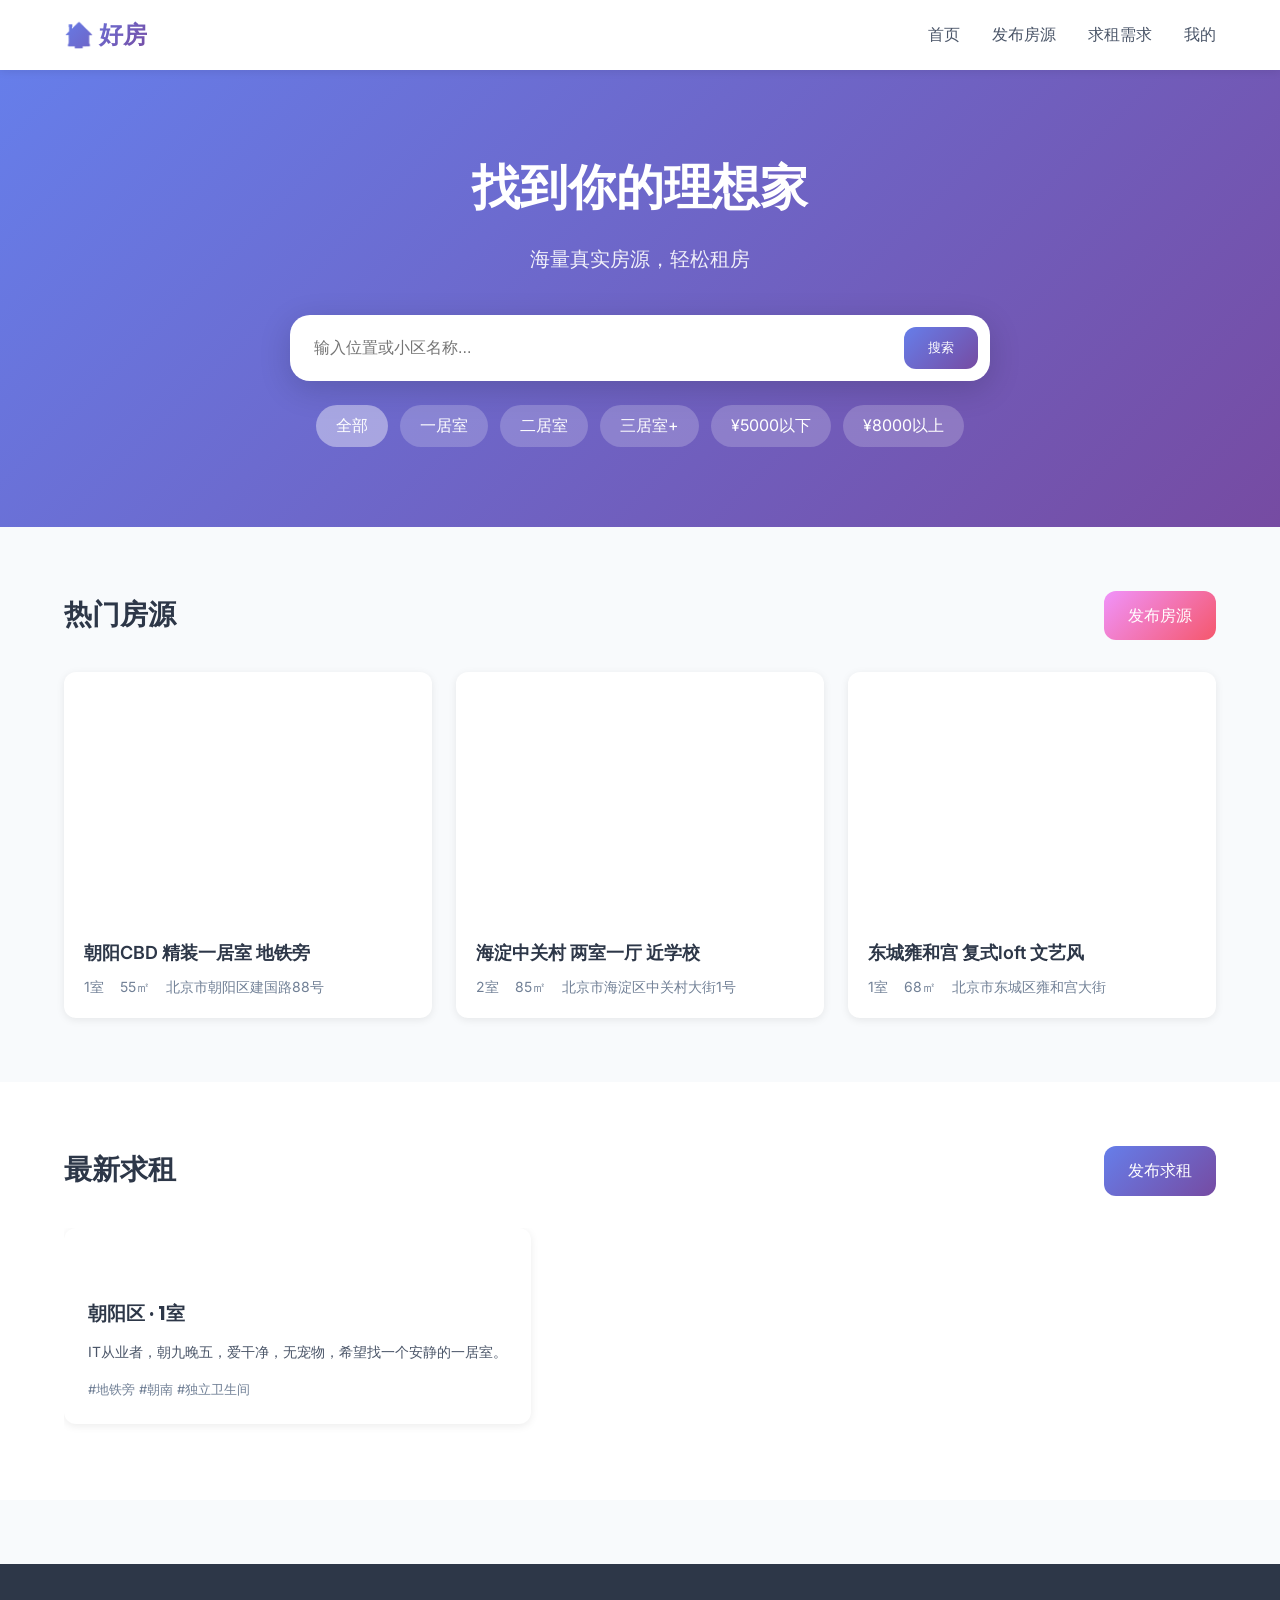
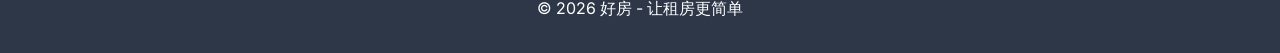
<file: index.html>
<!DOCTYPE html>
<html lang="zh-CN">
<head>
  <meta charset="UTF-8">
  <meta name="viewport" content="width=device-width, initial-scale=1.0">
  <title>好房 - 找到你的理想家</title>
  <link rel="stylesheet" href="css/style.css">
  <style>
    .hero {
      background: var(--gradient-primary);
      padding: 80px 0;
      color: white;
    }
    .hero-content {
      text-align: center;
    }
    .hero h1 {
      font-size: 48px;
      margin-bottom: 16px;
    }
    .hero p {
      font-size: 20px;
      opacity: 0.9;
      margin-bottom: 40px;
    }
    .search-box {
      display: flex;
      gap: 12px;
      max-width: 700px;
      margin: 0 auto;
      background: white;
      padding: 12px;
      border-radius: var(--radius-lg);
      box-shadow: var(--shadow-lg);
    }
    .search-input {
      flex: 1;
      border: none;
      outline: none;
      font-size: 16px;
      padding: 0 12px;
    }
    .filter-tags {
      display: flex;
      gap: 12px;
      justify-content: center;
      margin-top: 24px;
      flex-wrap: wrap;
    }
    .filter-tag {
      padding: 8px 20px;
      background: rgba(255,255,255,0.2);
      border-radius: 100px;
      cursor: pointer;
      transition: background 0.2s;
    }
    .filter-tag:hover, .filter-tag.active {
      background: rgba(255,255,255,0.4);
    }
    .section {
      padding: 64px 0;
    }
    .section-header {
      display: flex;
      justify-content: space-between;
      align-items: center;
      margin-bottom: 32px;
    }
    .section-title {
      font-size: 28px;
    }
    .properties-grid {
      display: grid;
      grid-template-columns: repeat(3, 1fr);
      gap: 24px;
    }
    .property-card {
      overflow: hidden;
    }
    .property-image {
      height: 200px;
      background-size: cover;
      background-position: center;
    }
    .property-info {
      padding: 20px;
    }
    .property-price {
      font-size: 24px;
      font-weight: 700;
      background: var(--gradient-secondary);
      -webkit-background-clip: text;
      -webkit-text-fill-color: transparent;
      background: text;
      margin-bottom: 8px;
    }
    .property-title {
      font-size: 18px;
      font-weight: 600;
      margin-bottom: 8px;
    }
    .property-meta {
      display: flex;
      gap: 16px;
      color: var(--text-muted);
      font-size: 14px;
    }
    .requests-scroll {
      display: flex;
      gap: 20px;
      overflow-x: auto;
      padding-bottom: 12px;
    }
    .request-card {
      min-width: 320px;
      padding: 24px;
    }
    .request-budget {
      font-size: 22px;
      font-weight: 700;
      background: var(--gradient-primary);
      -webkit-background-clip: text;
      -webkit-text-fill-color: transparent;
      background: text;
      margin-bottom: 12px;
    }
    @media (max-width: 968px) {
      .properties-grid { grid-template-columns: repeat(2, 1fr); }
    }
    @media (max-width: 640px) {
      .hero h1 { font-size: 32px; }
      .properties-grid { grid-template-columns: 1fr; }
      .search-box { flex-direction: column; }
    }
  </style>
</head>
<body>
  <section class="hero">
    <div class="container">
      <div class="hero-content">
        <h1>找到你的理想家</h1>
        <p>海量真实房源，轻松租房</p>
        <div class="search-box">
          <input type="text" class="search-input" id="searchInput" placeholder="输入位置或小区名称...">
          <button class="btn btn-primary" id="searchBtn">搜索</button>
        </div>
        <div class="filter-tags">
          <span class="filter-tag active" data-filter="all">全部</span>
          <span class="filter-tag" data-filter="1">一居室</span>
          <span class="filter-tag" data-filter="2">二居室</span>
          <span class="filter-tag" data-filter="3">三居室+</span>
          <span class="filter-tag" data-filter="low">¥5000以下</span>
          <span class="filter-tag" data-filter="high">¥8000以上</span>
        </div>
      </div>
    </div>
  </section>

  <section class="section">
    <div class="container">
      <div class="section-header">
        <h2 class="section-title">热门房源</h2>
        <a href="publish.html" class="btn btn-secondary">发布房源</a>
      </div>
      <div class="properties-grid" id="propertiesGrid">
      </div>
    </div>
  </section>

  <section class="section" style="background: #fff;">
    <div class="container">
      <div class="section-header">
        <h2 class="section-title">最新求租</h2>
        <a href="request.html" class="btn btn-primary">发布求租</a>
      </div>
      <div class="requests-scroll" id="requestsScroll">
      </div>
    </div>
  </section>

  <script src="js/utils.js"></script>
  <script src="js/storage.js"></script>
  <script src="js/data.js"></script>
  <script src="js/main.js"></script>
  <script>
    let currentFilter = 'all';

    function renderProperties(filter = 'all') {
      const properties = Storage.get('properties', []);
      let filtered = properties.filter(p => p.status === 'available');
      
      if (filter === '1') filtered = filtered.filter(p => p.rooms === 1);
      else if (filter === '2') filtered = filtered.filter(p => p.rooms === 2);
      else if (filter === '3') filtered = filtered.filter(p => p.rooms >= 3);
      else if (filter === 'low') filtered = filtered.filter(p => p.price < 5000);
      else if (filter === 'high') filtered = filtered.filter(p => p.price > 8000);
      
      const grid = document.getElementById('propertiesGrid');
      grid.innerHTML = filtered.map(p => `
        <a href="detail.html?id=${p.id}" class="card property-card">
          <div class="property-image" style="background-image: url('${p.images[0]}')"></div>
          <div class="property-info">
            <div class="property-price">${formatPrice(p.price)}</div>
            <div class="property-title">${p.title}</div>
            <div class="property-meta">
              <span>${p.rooms}室</span>
              <span>${p.area}㎡</span>
              <span>${p.location}</span>
            </div>
          </div>
        </a>
      `).join('');
    }

    function renderRequests() {
      const requests = Storage.get('requests', []);
      const scroll = document.getElementById('requestsScroll');
      scroll.innerHTML = requests.map(r => `
        <div class="card request-card">
          <div class="request-budget">¥${r.budget.min} - ¥${r.budget.max}/月</div>
          <h3 style="margin-bottom: 12px;">${r.location} · ${r.rooms}室</h3>
          <p style="color: var(--text-secondary); font-size: 14px;">${r.description}</p>
          <div style="margin-top: 16px; color: var(--text-muted); font-size: 13px;">
            ${r.preferences.map(p => '#' + p).join(' ')}
          </div>
        </div>
      `).join('');
    }

    document.addEventListener('DOMContentLoaded', () => {
      renderProperties();
      renderRequests();
      
      document.querySelectorAll('.filter-tag').forEach(tag => {
        tag.addEventListener('click', () => {
          document.querySelectorAll('.filter-tag').forEach(t => t.classList.remove('active'));
          tag.classList.add('active');
          currentFilter = tag.dataset.filter;
          renderProperties(currentFilter);
        });
      });
      
      document.getElementById('searchBtn').addEventListener('click', () => {
        const keyword = document.getElementById('searchInput').value.toLowerCase();
        const properties = Storage.get('properties', []);
        const filtered = properties.filter(p => 
          p.status === 'available' && 
          (p.title.toLowerCase().includes(keyword) || p.location.toLowerCase().includes(keyword))
        );
        const grid = document.getElementById('propertiesGrid');
        grid.innerHTML = filtered.map(p => `
          <a href="detail.html?id=${p.id}" class="card property-card">
            <div class="property-image" style="background-image: url('${p.images[0]}')"></div>
            <div class="property-info">
              <div class="property-price">${formatPrice(p.price)}</div>
              <div class="property-title">${p.title}</div>
              <div class="property-meta">
                <span>${p.rooms}室</span>
                <span>${p.area}㎡</span>
                <span>${p.location}</span>
              </div>
            </div>
          </a>
        `).join('');
      });
    });
  </script>
</body>
</html>
</file>
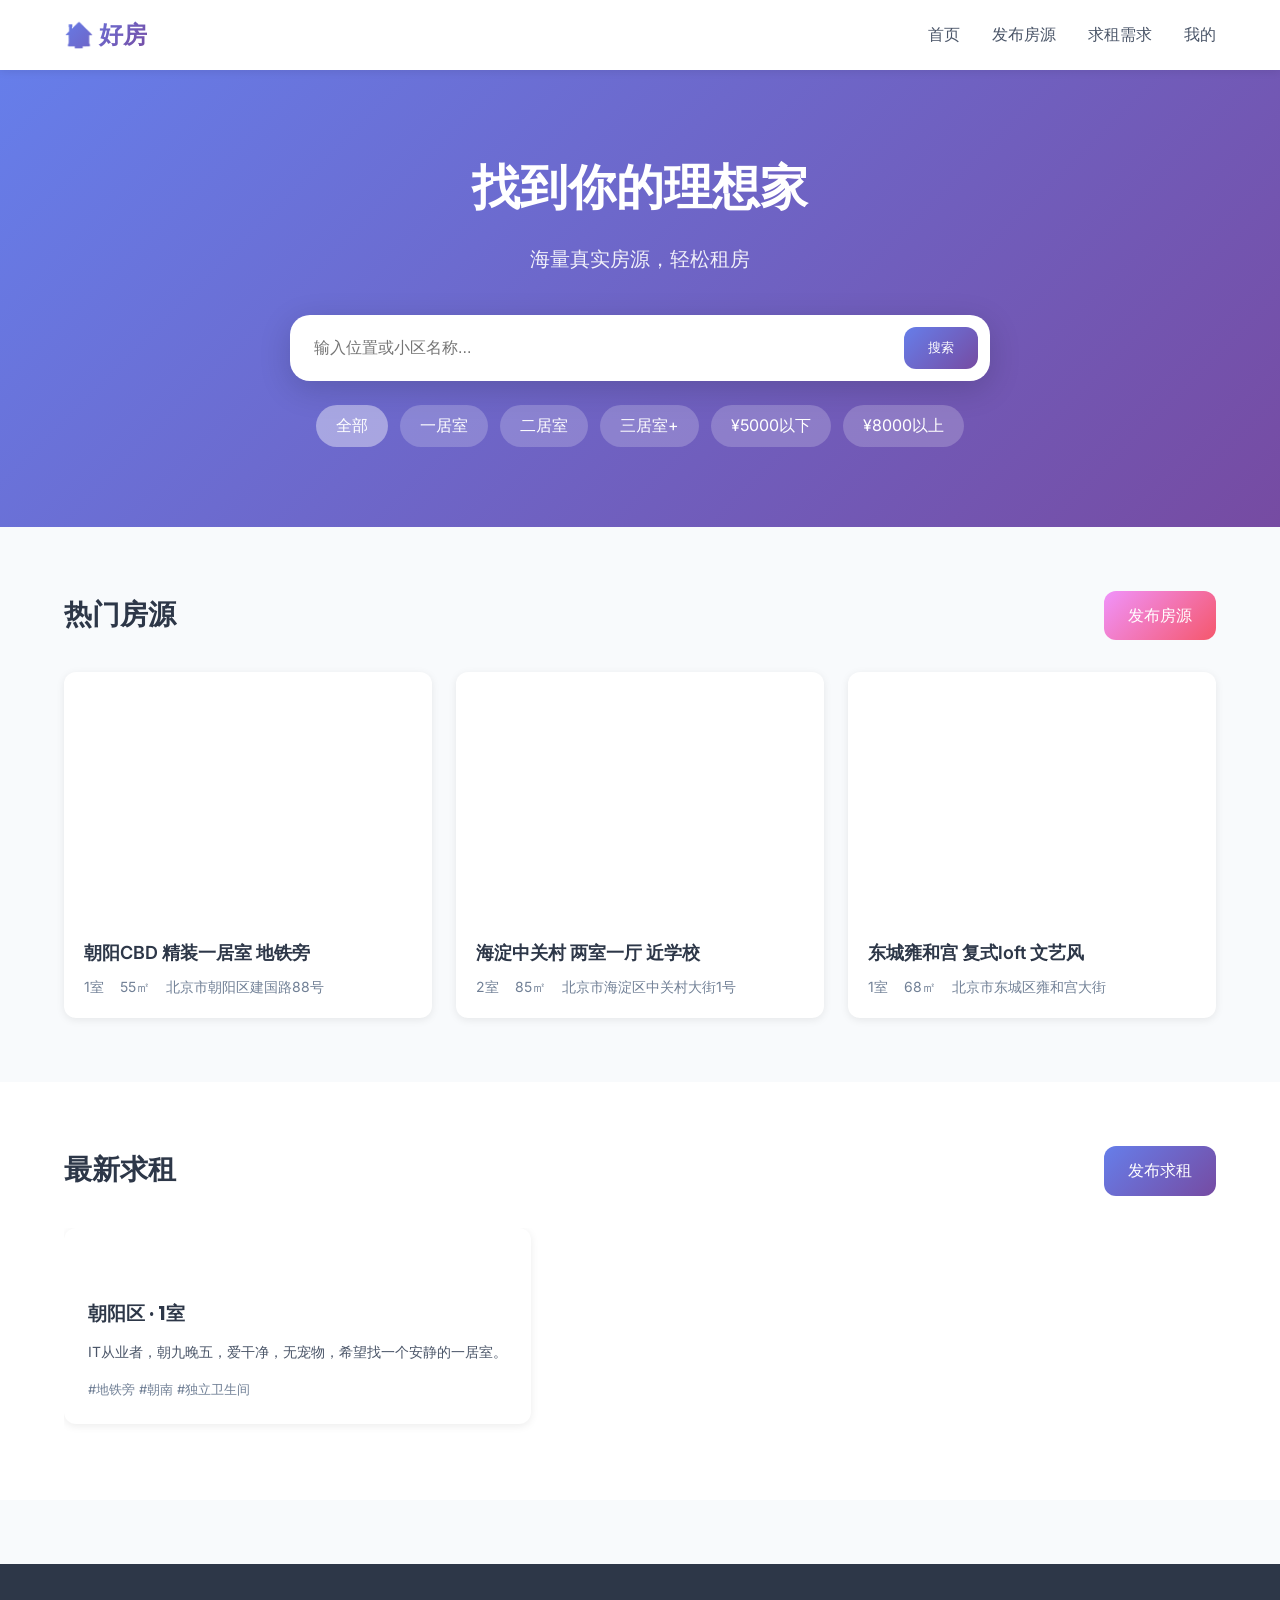
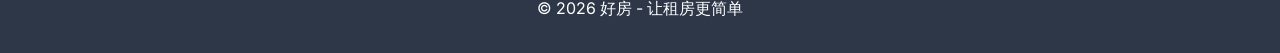
<file: detail.html>
<!DOCTYPE html>
<html lang="zh-CN">
<head>
  <meta charset="UTF-8">
  <meta name="viewport" content="width=device-width, initial-scale=1.0">
  <title>房源详情 - 好房</title>
  <link rel="stylesheet" href="css/style.css">
  <style>
    .back-btn {
      display: inline-flex;
      align-items: center;
      gap: 8px;
      color: var(--text-secondary);
      margin: 24px 0;
    }
    .carousel {
      position: relative;
      height: 500px;
      overflow: hidden;
      border-radius: var(--radius-lg);
      margin-bottom: 32px;
    }
    .carousel-images {
      display: flex;
      height: 100%;
      transition: transform 0.5s;
    }
    .carousel-image {
      min-width: 100%;
      height: 100%;
      background-size: cover;
      background-position: center;
    }
    .carousel-btn {
      position: absolute;
      top: 50%;
      transform: translateY(-50%);
      width: 48px;
      height: 48px;
      border-radius: 50%;
      background: rgba(255,255,255,0.9);
      border: none;
      cursor: pointer;
      font-size: 24px;
    }
    .carousel-btn.prev { left: 16px; }
    .carousel-btn.next { right: 16px; }
    .detail-content {
      display: grid;
      grid-template-columns: 2fr 1fr;
      gap: 32px;
    }
    .detail-main h1 {
      font-size: 32px;
      margin-bottom: 16px;
    }
    .detail-price {
      font-size: 36px;
      font-weight: 700;
      background: var(--gradient-secondary);
      -webkit-background-clip: text;
      -webkit-text-fill-color: transparent;
      background-clip: text;
      margin-bottom: 24px;
    }
    .detail-meta {
      display: flex;
      gap: 32px;
      padding: 24px;
      background: #f8fafc;
      border-radius: var(--radius-md);
      margin-bottom: 32px;
    }
    .meta-item { text-align: center; }
    .meta-value { font-size: 24px; font-weight: 700; }
    .meta-label { color: var(--text-muted); font-size: 14px; }
    .detail-section { margin-bottom: 32px; }
    .detail-section h3 { margin-bottom: 16px; }
    .facilities {
      display: flex;
      flex-wrap: wrap;
      gap: 12px;
    }
    .facility {
      padding: 8px 16px;
      background: #f1f5f9;
      border-radius: var(--radius-sm);
    }
    .contact-card {
      padding: 24px;
      position: sticky;
      top: 100px;
    }
    .contact-btn {
      width: 100%;
      margin-bottom: 12px;
    }
    .favorite-btn {
      width: 100%;
      background: white;
      border: 2px solid #e2e8f0;
    }
    .favorite-btn.favorited {
      border-color: #f5576c;
      color: #f5576c;
    }
    @media (max-width: 968px) {
      .detail-content { grid-template-columns: 1fr; }
      .carousel { height: 350px; }
    }
  </style>
</head>
<body>
  <div class="container">
    <a href="index.html" class="back-btn">← 返回列表</a>
  </div>
  
  <div class="container">
    <div class="carousel" id="carousel">
      <div class="carousel-images" id="carouselImages"></div>
      <button class="carousel-btn prev" id="prevBtn">←</button>
      <button class="carousel-btn next" id="nextBtn">→</button>
    </div>
  </div>

  <div class="container">
    <div class="detail-content">
      <div class="detail-main" id="detailMain"></div>
      <div class="detail-side">
        <div class="card contact-card" id="contactCard"></div>
      </div>
    </div>
  </div>

  <script src="js/utils.js"></script>
  <script src="js/storage.js"></script>
  <script src="js/data.js"></script>
  <script src="js/main.js"></script>
  <script>
    let currentSlide = 0;
    let property = null;

    function getPropertyById(id) {
      const properties = Storage.get('properties', []);
      return properties.find(p => p.id === id);
    }

    function renderCarousel(images) {
      const container = document.getElementById('carouselImages');
      container.innerHTML = images.map(img => `
        <div class="carousel-image" style="background-image: url('${img}')"></div>
      `).join('');
    }

    function goToSlide(index) {
      const container = document.getElementById('carouselImages');
      currentSlide = index;
      container.style.transform = `translateX(-${index * 100}%)`;
    }

    function renderDetail(p) {
      document.getElementById('detailMain').innerHTML = `
        <h1>${p.title}</h1>
        <div class="detail-price">${formatPrice(p.price)}</div>
        <div class="detail-meta">
          <div class="meta-item">
            <div class="meta-value">${p.rooms}室</div>
            <div class="meta-label">户型</div>
          </div>
          <div class="meta-item">
            <div class="meta-value">${p.area}㎡</div>
            <div class="meta-label">面积</div>
          </div>
          <div class="meta-item">
            <div class="meta-value">${p.status === 'available' ? '可租' : '已租'}</div>
            <div class="meta-label">状态</div>
          </div>
        </div>
        
        <div class="detail-section">
          <h3>位置</h3>
          <p>${p.location}</p>
        </div>
        
        <div class="detail-section">
          <h3>房源描述</h3>
          <p>${p.description}</p>
        </div>
        
        <div class="detail-section">
          <h3>配套设施</h3>
          <div class="facilities">
            ${p.facilities.map(f => `<span class="facility">${f}</span>`).join('')}
          </div>
        </div>
      `;
      
      const user = Storage.get('user', { favorites: [] });
      const isFavorited = user.favorites.includes(p.id);
      
      document.getElementById('contactCard').innerHTML = `
        <h3 style="margin-bottom: 20px;">联系房东</h3>
        <p style="margin-bottom: 8px;"><strong>${p.contact.name}</strong></p>
        <p style="color: var(--text-secondary); margin-bottom: 24px;">${p.contact.phone}</p>
        <button class="btn btn-primary contact-btn">📞 电话联系</button>
        <button class="btn favorite-btn ${isFavorited ? 'favorited' : ''}" id="favoriteBtn">
          ${isFavorited ? '❤️ 已收藏' : '🤍 收藏房源'}
        </button>
      `;
      
      document.getElementById('favoriteBtn').addEventListener('click', () => {
        const user = Storage.get('user', { favorites: [] });
        const idx = user.favorites.indexOf(p.id);
        if (idx > -1) user.favorites.splice(idx, 1);
        else user.favorites.push(p.id);
        Storage.set('user', user);
        renderDetail(p);
      });
    }

    document.addEventListener('DOMContentLoaded', () => {
      const params = new URLSearchParams(window.location.search);
      const id = params.get('id');
      property = getPropertyById(id);
      
      if (!property) {
        window.location.href = 'index.html';
        return;
      }
      
      renderCarousel(property.images);
      renderDetail(property);
      
      document.getElementById('prevBtn').addEventListener('click', () => {
        goToSlide(currentSlide > 0 ? currentSlide - 1 : property.images.length - 1);
      });
      document.getElementById('nextBtn').addEventListener('click', () => {
        goToSlide(currentSlide < property.images.length - 1 ? currentSlide + 1 : 0);
      });
    });
  </script>
</body>
</html>
</file>
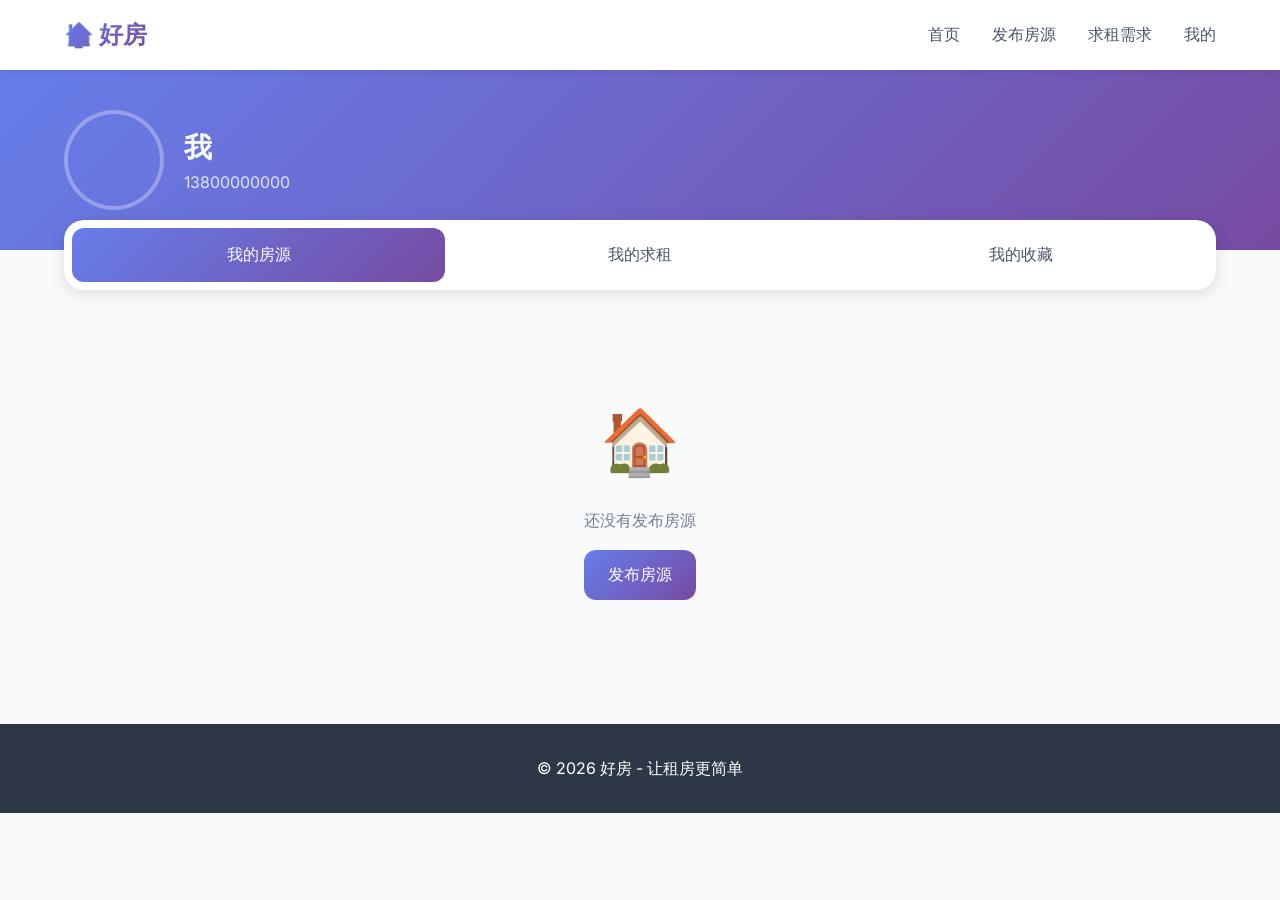
<file: profile.html>
<!DOCTYPE html>
<html lang="zh-CN">
<head>
  <meta charset="UTF-8">
  <meta name="viewport" content="width=device-width, initial-scale=1.0">
  <title>我的 - 好房</title>
  <link rel="stylesheet" href="css/style.css">
  <style>
    .profile-header {
      padding: 40px 0;
      background: var(--gradient-primary);
      color: white;
    }
    .profile-info {
      display: flex;
      align-items: center;
      gap: 20px;
    }
    .profile-avatar {
      width: 100px;
      height: 100px;
      border-radius: 50%;
      background-size: cover;
      background-position: center;
      border: 4px solid rgba(255,255,255,0.3);
    }
    .profile-name {
      font-size: 28px;
      font-weight: 700;
    }
    .tabs {
      display: flex;
      gap: 8px;
      background: white;
      padding: 8px;
      border-radius: var(--radius-lg);
      margin-top: -30px;
      box-shadow: var(--shadow-md);
    }
    .tab {
      flex: 1;
      padding: 14px;
      text-align: center;
      border-radius: var(--radius-md);
      cursor: pointer;
      font-weight: 500;
      color: var(--text-secondary);
    }
    .tab.active {
      background: var(--gradient-primary);
      color: white;
    }
    .tab-content { margin-top: 40px; }
    .list-item {
      display: flex;
      gap: 20px;
      padding: 20px;
      margin-bottom: 16px;
    }
    .item-image {
      width: 160px;
      height: 120px;
      background-size: cover;
      background-position: center;
      border-radius: var(--radius-md);
    }
    .item-content { flex: 1; }
    .item-title { font-size: 18px; font-weight: 600; margin-bottom: 8px; }
    .item-price { font-size: 22px; font-weight: 700; background: var(--gradient-secondary); -webkit-background-clip: text; -webkit-text-fill-color: transparent; }
    .item-actions { display: flex; gap: 8px; align-items: flex-start; }
    .btn-sm { padding: 8px 16px; font-size: 14px; }
    .empty-state {
      text-align: center;
      padding: 60px 0;
      color: var(--text-muted);
    }
    .empty-icon { font-size: 64px; margin-bottom: 16px; }
    .status-tag {
      display: inline-block;
      padding: 4px 12px;
      border-radius: 100px;
      font-size: 12px;
      margin-left: 12px;
    }
    .status-available { background: #dcfce7; color: #16a34a; }
    .status-rented { background: #fee2e2; color: #dc2626; }
    @media (max-width: 640px) {
      .list-item { flex-direction: column; }
      .item-image { width: 100%; height: 200px; }
    }
  </style>
</head>
<body>
  <div class="profile-header">
    <div class="container">
      <div class="profile-info" id="profileInfo"></div>
    </div>
  </div>

  <div class="container">
    <div class="tabs">
      <div class="tab active" data-tab="properties">我的房源</div>
      <div class="tab" data-tab="requests">我的求租</div>
      <div class="tab" data-tab="favorites">我的收藏</div>
    </div>

    <div class="tab-content" id="tabContent"></div>
  </div>

  <script src="js/utils.js"></script>
  <script src="js/storage.js"></script>
  <script src="js/data.js"></script>
  <script src="js/main.js"></script>
  <script>
    let currentTab = 'properties';
    const user = Storage.get('user');

    function renderProfile() {
      document.getElementById('profileInfo').innerHTML = `
        <div class="profile-avatar" style="background-image: url('${user.avatar}')"></div>
        <div>
          <div class="profile-name">${user.name}</div>
          <div style="opacity: 0.8;">${user.phone}</div>
        </div>
      `;
    }

    function renderMyProperties() {
      const properties = Storage.get('properties', []).filter(p => p.userId === user.id);
      const container = document.getElementById('tabContent');
      
      if (properties.length === 0) {
        container.innerHTML = `
          <div class="empty-state">
            <div class="empty-icon">🏠</div>
            <p>还没有发布房源</p>
            <a href="publish.html" class="btn btn-primary" style="margin-top: 16px;">发布房源</a>
          </div>
        `;
        return;
      }
      
      container.innerHTML = properties.map(p => `
        <div class="card list-item">
          <div class="item-image" style="background-image: url('${p.images[0]}')"></div>
          <div class="item-content">
            <div class="item-title">
              ${p.title}
              <span class="status-tag ${p.status === 'available' ? 'status-available' : 'status-rented'}">
                ${p.status === 'available' ? '可租' : '已租'}
              </span>
            </div>
            <div class="item-price">${formatPrice(p.price)}</div>
            <p style="color: var(--text-muted); margin-top: 8px;">${p.location}</p>
          </div>
          <div class="item-actions">
            ${p.status === 'available' ? `<button class="btn btn-sm" onclick="markRented('${p.id}')">标记已租</button>` : ''}
            <button class="btn btn-sm" style="background: #fee2e2; color: #dc2626;" onclick="deleteProperty('${p.id}')">删除</button>
          </div>
        </div>
      `).join('');
    }

    function renderMyRequests() {
      const requests = Storage.get('requests', []).filter(r => r.userId === user.id);
      const container = document.getElementById('tabContent');
      
      if (requests.length === 0) {
        container.innerHTML = `
          <div class="empty-state">
            <div class="empty-icon">📋</div>
            <p>还没有发布求租需求</p>
            <a href="request.html" class="btn btn-secondary" style="margin-top: 16px;">发布求租</a>
          </div>
        `;
        return;
      }
      
      container.innerHTML = requests.map(r => `
        <div class="card list-item">
          <div class="item-content" style="flex: 1;">
            <div class="item-title">${r.location} · ${r.rooms}室</div>
            <div class="item-price">¥${r.budget.min} - ¥${r.budget.max}/月</div>
            <p style="color: var(--text-muted); margin-top: 8px;">${r.description}</p>
            <p style="margin-top: 8px;">${r.preferences.map(p => '#' + p).join(' ')}</p>
          </div>
          <div class="item-actions">
            <button class="btn btn-sm" style="background: #fee2e2; color: #dc2626;" onclick="deleteRequest('${r.id}')">删除</button>
          </div>
        </div>
      `).join('');
    }

    function renderFavorites() {
      const properties = Storage.get('properties', []);
      const favorites = properties.filter(p => user.favorites.includes(p.id));
      const container = document.getElementById('tabContent');
      
      if (favorites.length === 0) {
        container.innerHTML = `
          <div class="empty-state">
            <div class="empty-icon">❤️</div>
            <p>还没有收藏房源</p>
            <a href="index.html" class="btn btn-primary" style="margin-top: 16px;">去逛逛</a>
          </div>
        `;
        return;
      }
      
      container.innerHTML = favorites.map(p => `
        <a href="detail.html?id=${p.id}" class="card list-item" style="display: flex; color: inherit;">
          <div class="item-image" style="background-image: url('${p.images[0]}')"></div>
          <div class="item-content">
            <div class="item-title">${p.title}</div>
            <div class="item-price">${formatPrice(p.price)}</div>
            <p style="color: var(--text-muted); margin-top: 8px;">${p.location}</p>
          </div>
        </a>
      `).join('');
    }

    function markRented(id) {
      const properties = Storage.get('properties', []);
      const p = properties.find(prop => prop.id === id);
      if (p) {
        p.status = 'rented';
        Storage.set('properties', properties);
        renderMyProperties();
      }
    }

    function deleteProperty(id) {
      if (confirm('确定要删除这个房源吗？')) {
        const properties = Storage.get('properties', []).filter(p => p.id !== id);
        Storage.set('properties', properties);
        renderMyProperties();
      }
    }

    function deleteRequest(id) {
      if (confirm('确定要删除这个求租需求吗？')) {
        const requests = Storage.get('requests', []).filter(r => r.id !== id);
        Storage.set('requests', requests);
        renderMyRequests();
      }
    }

    function switchTab(tab) {
      currentTab = tab;
      document.querySelectorAll('.tab').forEach(t => t.classList.toggle('active', t.dataset.tab === tab));
      if (tab === 'properties') renderMyProperties();
      else if (tab === 'requests') renderMyRequests();
      else if (tab === 'favorites') renderFavorites();
    }

    document.addEventListener('DOMContentLoaded', () => {
      renderProfile();
      renderMyProperties();
      
      document.querySelectorAll('.tab').forEach(t => {
        t.addEventListener('click', () => switchTab(t.dataset.tab));
      });
    });
  </script>
</body>
</html>
</file>
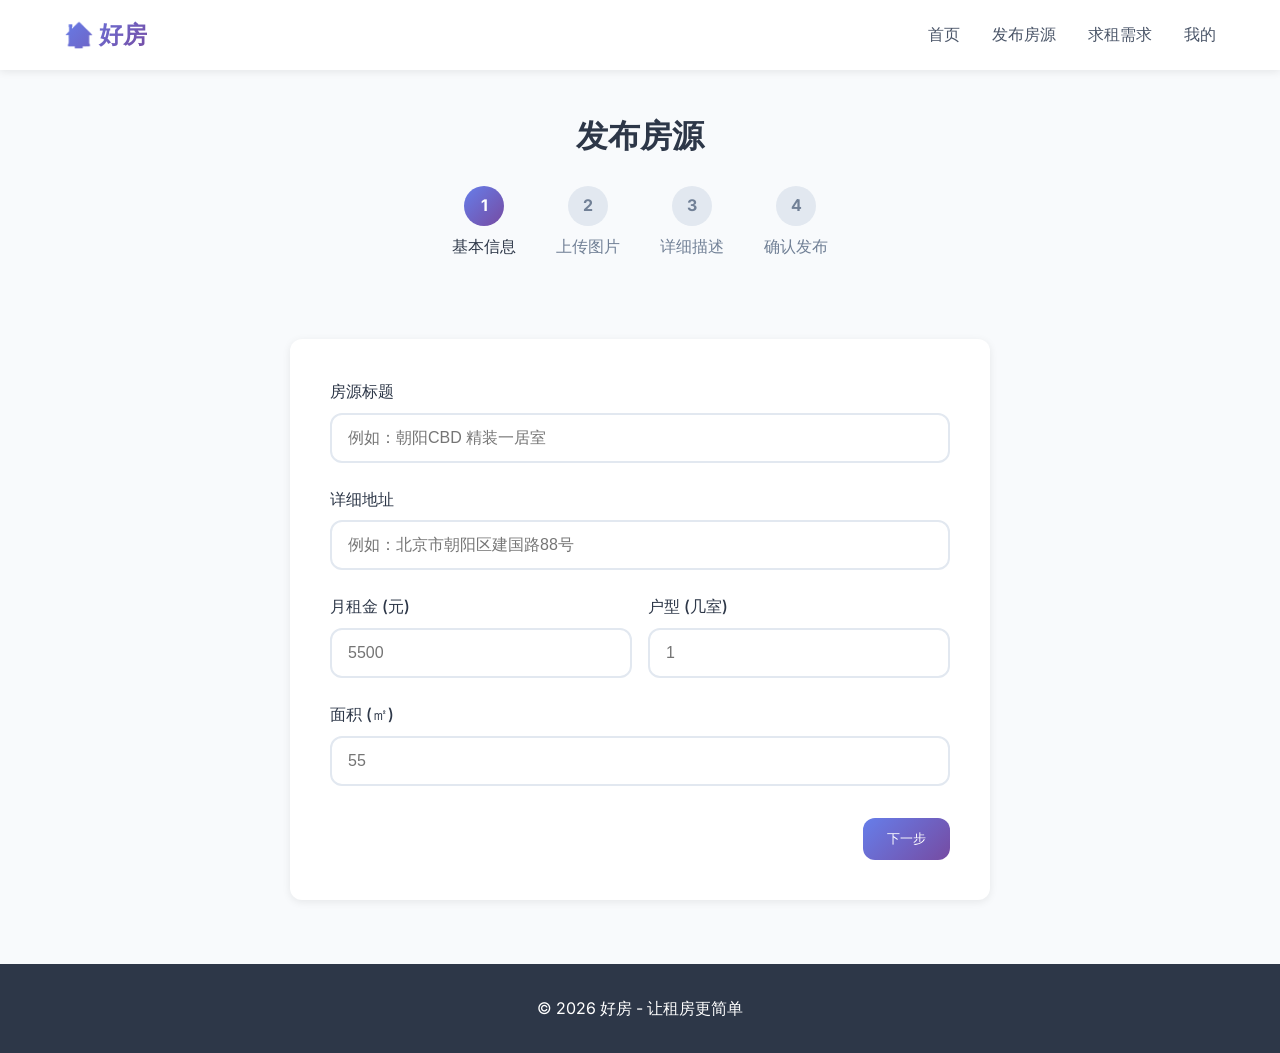
<file: publish.html>
<!DOCTYPE html>
<html lang="zh-CN">
<head>
  <meta charset="UTF-8">
  <meta name="viewport" content="width=device-width, initial-scale=1.0">
  <title>发布房源 - 好房</title>
  <link rel="stylesheet" href="css/style.css">
  <style>
    .page-header {
      padding: 40px 0;
      text-align: center;
    }
    .steps {
      display: flex;
      justify-content: center;
      gap: 40px;
      margin-bottom: 40px;
    }
    .step {
      display: flex;
      flex-direction: column;
      align-items: center;
      gap: 8px;
      color: var(--text-muted);
    }
    .step-number {
      width: 40px;
      height: 40px;
      border-radius: 50%;
      background: #e2e8f0;
      display: flex;
      align-items: center;
      justify-content: center;
      font-weight: 700;
    }
    .step.active { color: var(--text-primary); }
    .step.active .step-number {
      background: var(--gradient-primary);
      color: white;
    }
    .form-card {
      max-width: 700px;
      margin: 0 auto;
      padding: 40px;
    }
    .form-group { margin-bottom: 24px; }
    .form-label {
      display: block;
      margin-bottom: 8px;
      font-weight: 500;
    }
    .form-input {
      width: 100%;
      padding: 14px 16px;
      border: 2px solid #e2e8f0;
      border-radius: var(--radius-md);
      font-size: 16px;
      transition: border-color 0.2s;
    }
    .form-input:focus {
      outline: none;
      border-color: #667eea;
    }
    .form-row {
      display: grid;
      grid-template-columns: 1fr 1fr;
      gap: 16px;
    }
    textarea.form-input { min-height: 120px; resize: vertical; }
    .upload-area {
      border: 2px dashed #cbd5e1;
      border-radius: var(--radius-md);
      padding: 40px;
      text-align: center;
      cursor: pointer;
    }
    .upload-area:hover { border-color: #667eea; }
    .preview-grid {
      display: grid;
      grid-template-columns: repeat(4, 1fr);
      gap: 12px;
      margin-top: 16px;
    }
    .preview-img {
      height: 100px;
      background-size: cover;
      background-position: center;
      border-radius: var(--radius-sm);
    }
    .facilities-grid {
      display: grid;
      grid-template-columns: repeat(3, 1fr);
      gap: 12px;
    }
    .facility-check {
      display: flex;
      align-items: center;
      gap: 8px;
      padding: 12px;
      border: 2px solid #e2e8f0;
      border-radius: var(--radius-md);
      cursor: pointer;
    }
    .facility-check.selected {
      border-color: #667eea;
      background: #f0f4ff;
    }
    .form-actions {
      display: flex;
      gap: 12px;
      justify-content: flex-end;
      margin-top: 32px;
    }
    .preview-card {
      padding: 24px;
      background: #f8fafc;
      border-radius: var(--radius-md);
    }
    @media (max-width: 640px) {
      .form-row { grid-template-columns: 1fr; }
      .facilities-grid { grid-template-columns: repeat(2, 1fr); }
    }
  </style>
</head>
<body>
  <div class="page-header">
    <div class="container">
      <h1 style="font-size: 32px; margin-bottom: 24px;">发布房源</h1>
      <div class="steps">
        <div class="step active" data-step="1">
          <div class="step-number">1</div>
          <div>基本信息</div>
        </div>
        <div class="step" data-step="2">
          <div class="step-number">2</div>
          <div>上传图片</div>
        </div>
        <div class="step" data-step="3">
          <div class="step-number">3</div>
          <div>详细描述</div>
        </div>
        <div class="step" data-step="4">
          <div class="step-number">4</div>
          <div>确认发布</div>
        </div>
      </div>
    </div>
  </div>

  <div class="container">
    <div class="card form-card">
      <form id="publishForm">
        <div class="step-content" id="step1">
          <div class="form-group">
            <label class="form-label">房源标题</label>
            <input type="text" class="form-input" id="title" placeholder="例如：朝阳CBD 精装一居室">
          </div>
          <div class="form-group">
            <label class="form-label">详细地址</label>
            <input type="text" class="form-input" id="location" placeholder="例如：北京市朝阳区建国路88号">
          </div>
          <div class="form-row">
            <div class="form-group">
              <label class="form-label">月租金 (元)</label>
              <input type="number" class="form-input" id="price" placeholder="5500">
            </div>
            <div class="form-group">
              <label class="form-label">户型 (几室)</label>
              <input type="number" class="form-input" id="rooms" placeholder="1">
            </div>
          </div>
          <div class="form-group">
            <label class="form-label">面积 (㎡)</label>
            <input type="number" class="form-input" id="area" placeholder="55">
          </div>
          <div class="form-actions">
            <button type="button" class="btn btn-primary" onclick="nextStep()">下一步</button>
          </div>
        </div>

        <div class="step-content" id="step2" style="display: none;">
          <div class="form-group">
            <label class="form-label">房源图片</label>
            <div class="upload-area" id="uploadArea">
              <div style="font-size: 48px;">📷</div>
              <p style="margin-top: 12px;">点击或拖拽上传图片</p>
              <input type="file" id="fileInput" accept="image/*" multiple style="display: none;">
            </div>
            <div class="preview-grid" id="previewGrid"></div>
          </div>
          <div class="form-actions">
            <button type="button" class="btn" onclick="prevStep()">上一步</button>
            <button type="button" class="btn btn-primary" onclick="nextStep()">下一步</button>
          </div>
        </div>

        <div class="step-content" id="step3" style="display: none;">
          <div class="form-group">
            <label class="form-label">房源描述</label>
            <textarea class="form-input" id="description" placeholder="请详细描述您的房源..."></textarea>
          </div>
          <div class="form-group">
            <label class="form-label">配套设施</label>
            <div class="facilities-grid" id="facilitiesGrid">
              <div class="facility-check" data-facility="空调">
                <input type="checkbox"> 空调
              </div>
              <div class="facility-check" data-facility="洗衣机">
                <input type="checkbox"> 洗衣机
              </div>
              <div class="facility-check" data-facility="冰箱">
                <input type="checkbox"> 冰箱
              </div>
              <div class="facility-check" data-facility="WiFi">
                <input type="checkbox"> WiFi
              </div>
              <div class="facility-check" data-facility="独立卫生间">
                <input type="checkbox"> 独立卫生间
              </div>
              <div class="facility-check" data-facility="天然气">
                <input type="checkbox"> 天然气
              </div>
            </div>
          </div>
          <div class="form-group">
            <label class="form-label">联系人</label>
            <input type="text" class="form-input" id="contactName" placeholder="您的姓名">
          </div>
          <div class="form-group">
            <label class="form-label">联系电话</label>
            <input type="text" class="form-input" id="contactPhone" placeholder="您的手机号">
          </div>
          <div class="form-actions">
            <button type="button" class="btn" onclick="prevStep()">上一步</button>
            <button type="button" class="btn btn-primary" onclick="nextStep()">下一步</button>
          </div>
        </div>

        <div class="step-content" id="step4" style="display: none;">
          <h3 style="margin-bottom: 24px;">预览房源</h3>
          <div class="preview-card" id="previewCard"></div>
          <div class="form-actions">
            <button type="button" class="btn" onclick="prevStep()">上一步</button>
            <button type="button" class="btn btn-secondary" onclick="submitForm()">发布房源</button>
          </div>
        </div>
      </form>
    </div>
  </div>

  <script src="js/utils.js"></script>
  <script src="js/storage.js"></script>
  <script src="js/data.js"></script>
  <script src="js/main.js"></script>
  <script>
    let currentStep = 1;
    let formData = {
      images: [
        'https://images.unsplash.com/photo-1502672260266-1c1ef2d93688?w=800',
        'https://images.unsplash.com/photo-1560448204-e02f11c3d0e2?w=800'
      ]
    };

    function updateSteps() {
      document.querySelectorAll('.step').forEach(s => {
        s.classList.toggle('active', parseInt(s.dataset.step) <= currentStep);
      });
      document.querySelectorAll('.step-content').forEach(c => {
        c.style.display = 'none';
      });
      document.getElementById('step' + currentStep).style.display = 'block';
    }

    function nextStep() {
      if (currentStep < 4) {
        saveStepData();
        currentStep++;
        updateSteps();
        if (currentStep === 4) renderPreview();
      }
    }

    function prevStep() {
      if (currentStep > 1) {
        currentStep--;
        updateSteps();
      }
    }

    function saveStepData() {
      if (currentStep === 1) {
        formData.title = document.getElementById('title').value;
        formData.location = document.getElementById('location').value;
        formData.price = parseInt(document.getElementById('price').value);
        formData.rooms = parseInt(document.getElementById('rooms').value);
        formData.area = parseInt(document.getElementById('area').value);
      } else if (currentStep === 3) {
        formData.description = document.getElementById('description').value;
        formData.facilities = [];
        document.querySelectorAll('.facility-check.selected').forEach(f => {
          formData.facilities.push(f.dataset.facility);
        });
        formData.contactName = document.getElementById('contactName').value;
        formData.contactPhone = document.getElementById('contactPhone').value;
      }
    }

    function renderPreview() {
      document.getElementById('previewCard').innerHTML = `
        <div style="display: grid; grid-template-columns: 200px 1fr; gap: 20px; margin-bottom: 20px;">
          <div style="height: 150px; background-size: cover; background-position: center; border-radius: 8px; background-image: url('${formData.images[0]}')"></div>
          <div>
            <h3 style="margin-bottom: 8px;">${formData.title || '未填写'}</h3>
            <p style="font-size: 24px; font-weight: 700; background: var(--gradient-secondary); -webkit-background-clip: text; -webkit-text-fill-color: transparent;">${formData.price ? '¥' + formData.price + '/月' : '未填写'}</p>
            <p style="color: var(--text-muted);">${formData.rooms}室 · ${formData.area}㎡ · ${formData.location || '未填写'}</p>
          </div>
        </div>
        <p style="color: var(--text-secondary);">${formData.description || '未填写描述'}</p>
        <div style="margin-top: 16px;">${formData.facilities?.map(f => '#' + f).join(' ') || ''}</div>
      `;
    }

    function submitForm() {
      saveStepData();
      const user = Storage.get('user');
      const newProperty = {
        id: generateId(),
        title: formData.title,
        location: formData.location,
        price: formData.price,
        rooms: formData.rooms,
        area: formData.area,
        images: formData.images,
        description: formData.description,
        facilities: formData.facilities,
        contact: { name: formData.contactName, phone: formData.contactPhone },
        status: 'available',
        createdAt: new Date(),
        userId: user.id
      };
      const properties = Storage.get('properties', []);
      properties.unshift(newProperty);
      Storage.set('properties', properties);
      alert('发布成功！');
      window.location.href = 'profile.html';
    }

    document.addEventListener('DOMContentLoaded', () => {
      updateSteps();
      
      document.getElementById('uploadArea').addEventListener('click', () => {
        document.getElementById('fileInput').click();
      });
      
      document.querySelectorAll('.facility-check').forEach(check => {
        check.addEventListener('click', () => {
          check.classList.toggle('selected');
        });
      });
    });
  </script>
</body>
</html>
</file>
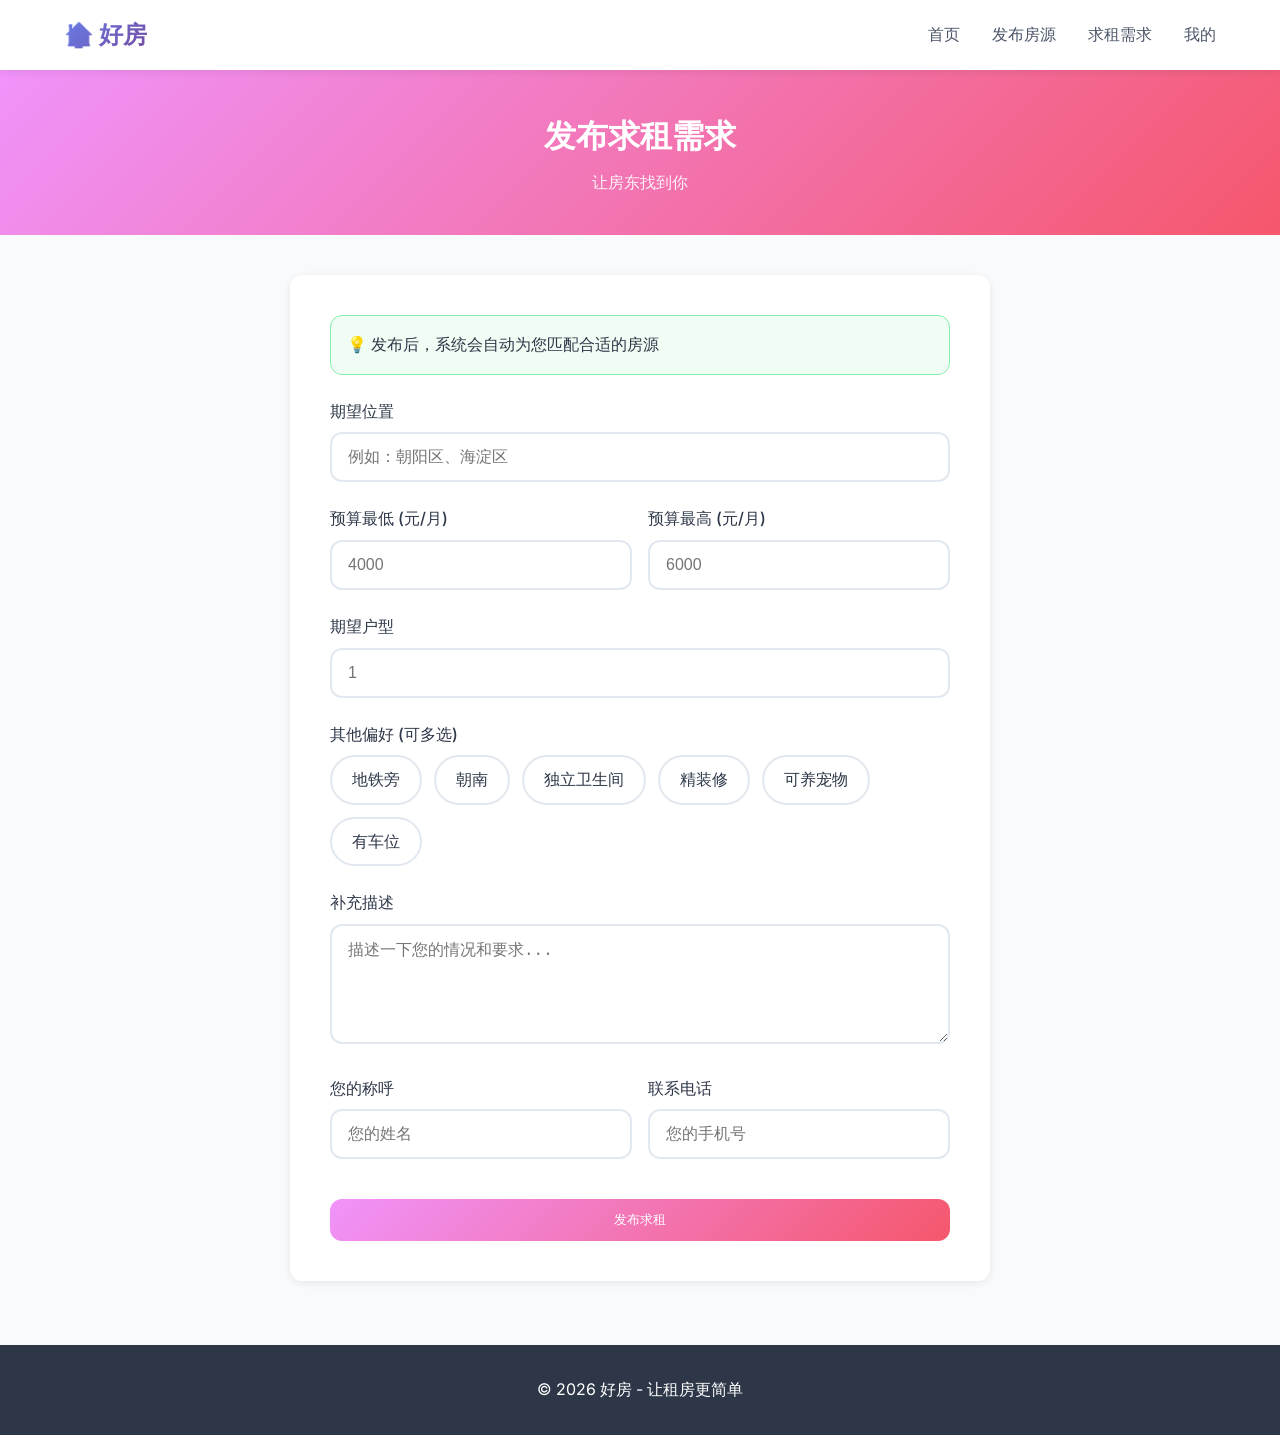
<file: request.html>
<!DOCTYPE html>
<html lang="zh-CN">
<head>
  <meta charset="UTF-8">
  <meta name="viewport" content="width=device-width, initial-scale=1.0">
  <title>发布求租 - 好房</title>
  <link rel="stylesheet" href="css/style.css">
  <style>
    .page-header {
      padding: 40px 0;
      text-align: center;
      background: var(--gradient-secondary);
      color: white;
    }
    .page-header h1 { font-size: 32px; }
    .form-card {
      max-width: 700px;
      margin: 40px auto;
      padding: 40px;
    }
    .form-group { margin-bottom: 24px; }
    .form-label {
      display: block;
      margin-bottom: 8px;
      font-weight: 500;
    }
    .form-input {
      width: 100%;
      padding: 14px 16px;
      border: 2px solid #e2e8f0;
      border-radius: var(--radius-md);
      font-size: 16px;
      transition: border-color 0.2s;
    }
    .form-input:focus { outline: none; border-color: #f5576c; }
    .form-row {
      display: grid;
      grid-template-columns: 1fr 1fr;
      gap: 16px;
    }
    textarea.form-input { min-height: 120px; resize: vertical; }
    .preferences-grid {
      display: flex;
      flex-wrap: wrap;
      gap: 12px;
    }
    .pref-tag {
      padding: 10px 20px;
      border: 2px solid #e2e8f0;
      border-radius: 100px;
      cursor: pointer;
    }
    .pref-tag.selected {
      border-color: #f5576c;
      background: #fff1f3;
    }
    .match-tip {
      background: #f0fdf4;
      border: 1px solid #86efac;
      padding: 16px;
      border-radius: var(--radius-md);
      margin-bottom: 24px;
    }
    @media (max-width: 640px) { .form-row { grid-template-columns: 1fr; } }
  </style>
</head>
<body>
  <div class="page-header">
    <div class="container">
      <h1>发布求租需求</h1>
      <p style="opacity: 0.9; margin-top: 8px;">让房东找到你</p>
    </div>
  </div>

  <div class="container">
    <div class="card form-card">
      <div class="match-tip">
        💡 发布后，系统会自动为您匹配合适的房源
      </div>
      
      <div class="form-group">
        <label class="form-label">期望位置</label>
        <input type="text" class="form-input" id="reqLocation" placeholder="例如：朝阳区、海淀区">
      </div>
      
      <div class="form-row">
        <div class="form-group">
          <label class="form-label">预算最低 (元/月)</label>
          <input type="number" class="form-input" id="reqMin" placeholder="4000">
        </div>
        <div class="form-group">
          <label class="form-label">预算最高 (元/月)</label>
          <input type="number" class="form-input" id="reqMax" placeholder="6000">
        </div>
      </div>
      
      <div class="form-group">
        <label class="form-label">期望户型</label>
        <input type="number" class="form-input" id="reqRooms" placeholder="1">
      </div>
      
      <div class="form-group">
        <label class="form-label">其他偏好 (可多选)</label>
        <div class="preferences-grid">
          <span class="pref-tag" data-pref="地铁旁">地铁旁</span>
          <span class="pref-tag" data-pref="朝南">朝南</span>
          <span class="pref-tag" data-pref="独立卫生间">独立卫生间</span>
          <span class="pref-tag" data-pref="精装修">精装修</span>
          <span class="pref-tag" data-pref="可养宠物">可养宠物</span>
          <span class="pref-tag" data-pref="有车位">有车位</span>
        </div>
      </div>
      
      <div class="form-group">
        <label class="form-label">补充描述</label>
        <textarea class="form-input" id="reqDesc" placeholder="描述一下您的情况和要求..."></textarea>
      </div>
      
      <div class="form-row">
        <div class="form-group">
          <label class="form-label">您的称呼</label>
          <input type="text" class="form-input" id="reqName" placeholder="您的姓名">
        </div>
        <div class="form-group">
          <label class="form-label">联系电话</label>
          <input type="text" class="form-input" id="reqPhone" placeholder="您的手机号">
        </div>
      </div>
      
      <button class="btn btn-secondary" style="width: 100%; margin-top: 16px;" id="submitReq">发布求租</button>
    </div>
  </div>

  <script src="js/utils.js"></script>
  <script src="js/storage.js"></script>
  <script src="js/data.js"></script>
  <script src="js/main.js"></script>
  <script>
    let selectedPrefs = [];

    document.addEventListener('DOMContentLoaded', () => {
      document.querySelectorAll('.pref-tag').forEach(tag => {
        tag.addEventListener('click', () => {
          tag.classList.toggle('selected');
          const pref = tag.dataset.pref;
          const idx = selectedPrefs.indexOf(pref);
          if (idx > -1) selectedPrefs.splice(idx, 1);
          else selectedPrefs.push(pref);
        });
      });

      document.getElementById('submitReq').addEventListener('click', () => {
        const user = Storage.get('user');
        const newRequest = {
          id: generateId(),
          budget: {
            min: parseInt(document.getElementById('reqMin').value),
            max: parseInt(document.getElementById('reqMax').value)
          },
          location: document.getElementById('reqLocation').value,
          rooms: parseInt(document.getElementById('reqRooms').value),
          preferences: selectedPrefs,
          description: document.getElementById('reqDesc').value,
          contact: {
            name: document.getElementById('reqName').value,
            phone: document.getElementById('reqPhone').value
          },
          createdAt: new Date(),
          userId: user.id
        };
        
        const requests = Storage.get('requests', []);
        requests.unshift(newRequest);
        Storage.set('requests', requests);
        alert('发布成功！');
        window.location.href = 'profile.html';
      });
    });
  </script>
</body>
</html>
</file>
<file: css/style.css>
@import url('https://fonts.googleapis.com/css2?family=Poppins:wght@600;700&family=Inter:wght@400;500&display=swap');
@import './variables.css';

* { margin: 0; padding: 0; box-sizing: border-box; }
body {
  font-family: 'Inter', sans-serif;
  background-color: var(--bg-color);
  color: var(--text-primary);
  line-height: 1.6;
}
h1, h2, h3, h4 { font-family: 'Poppins', sans-serif; }
a { text-decoration: none; color: inherit; }
.btn {
  display: inline-flex;
  align-items: center;
  justify-content: center;
  padding: 12px 24px;
  border-radius: var(--radius-md);
  font-weight: 500;
  border: none;
  cursor: pointer;
  transition: transform 0.2s, box-shadow 0.2s;
}
.btn:hover { transform: translateY(-2px); }
.btn:active { transform: translateY(0); }
.btn-primary {
  background: var(--gradient-primary);
  color: white;
}
.btn-secondary {
  background: var(--gradient-secondary);
  color: white;
}
.card {
  background: var(--card-bg);
  border-radius: var(--radius-md);
  box-shadow: var(--shadow-sm);
  transition: transform 0.3s, box-shadow 0.3s;
}
.card:hover {
  transform: translateY(-8px);
  box-shadow: var(--shadow-lg);
}
.container {
  max-width: 1200px;
  margin: 0 auto;
  padding: 0 24px;
}
</file>
